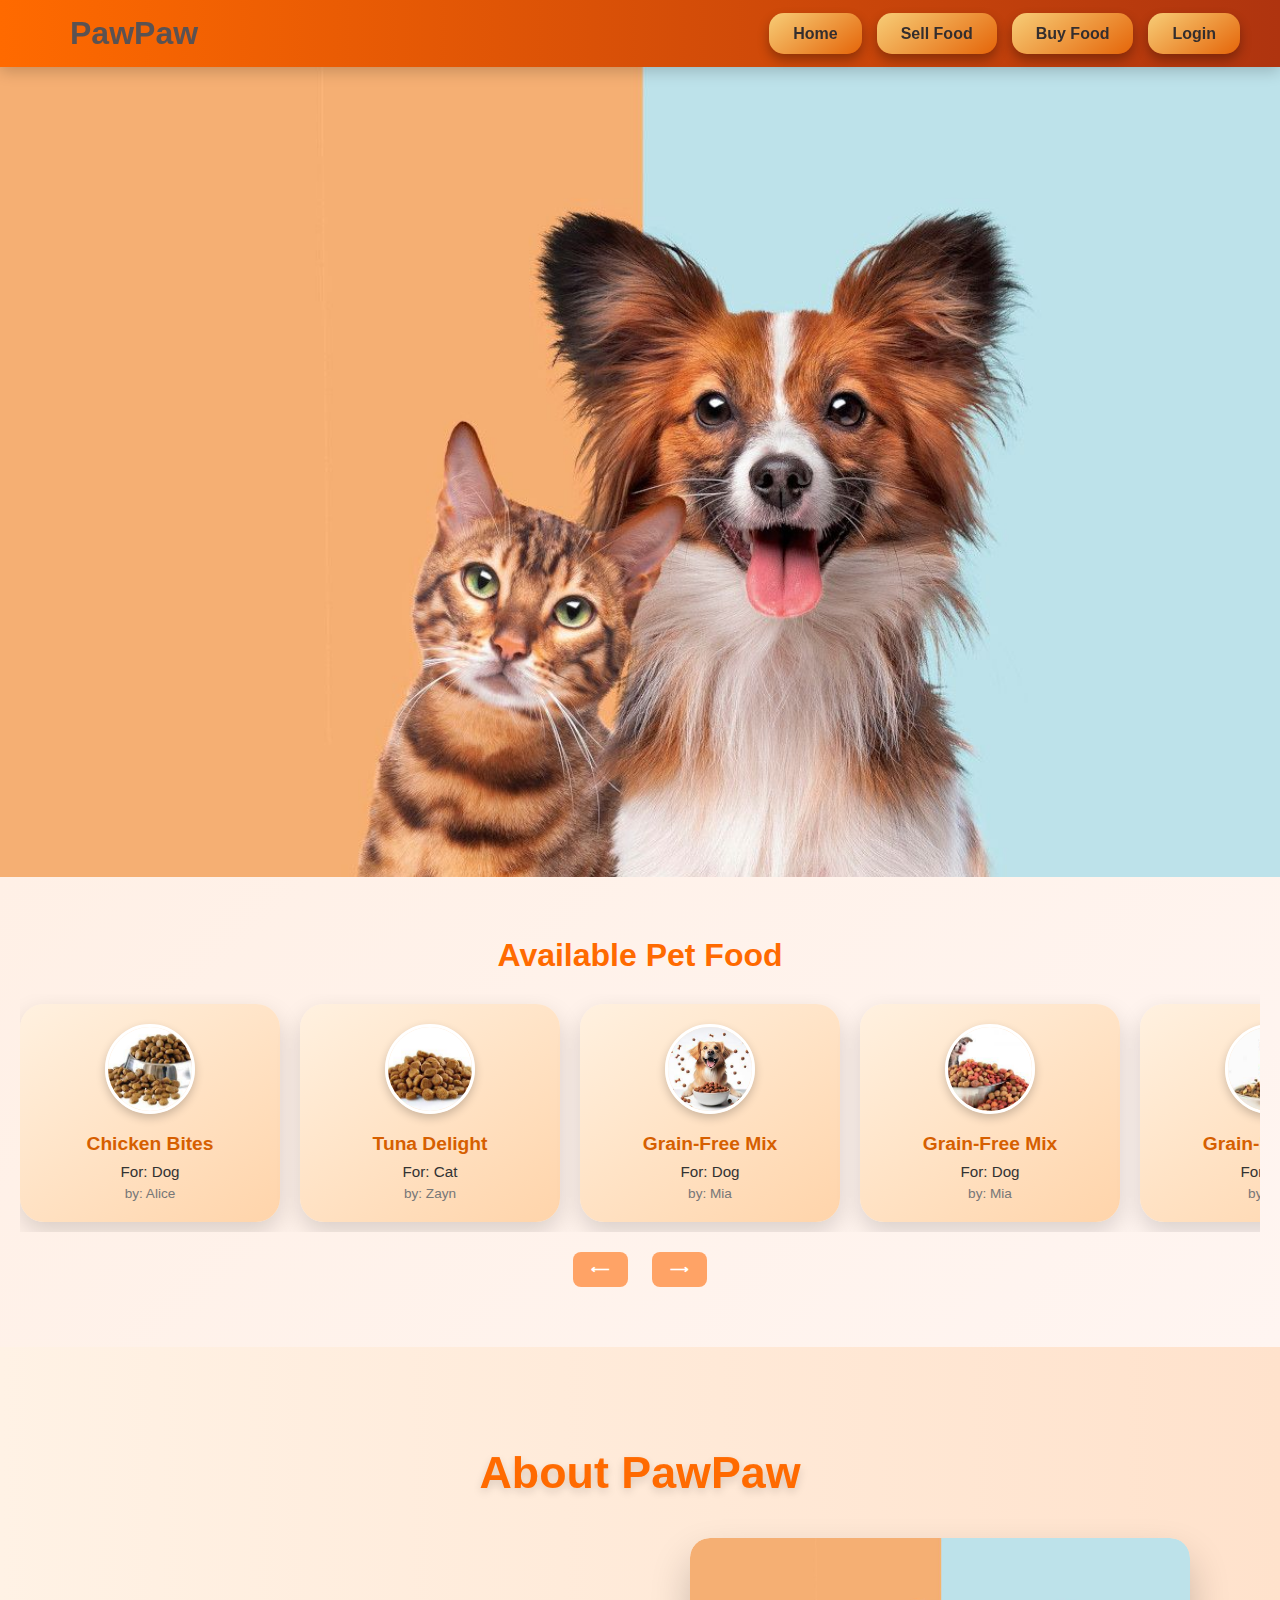
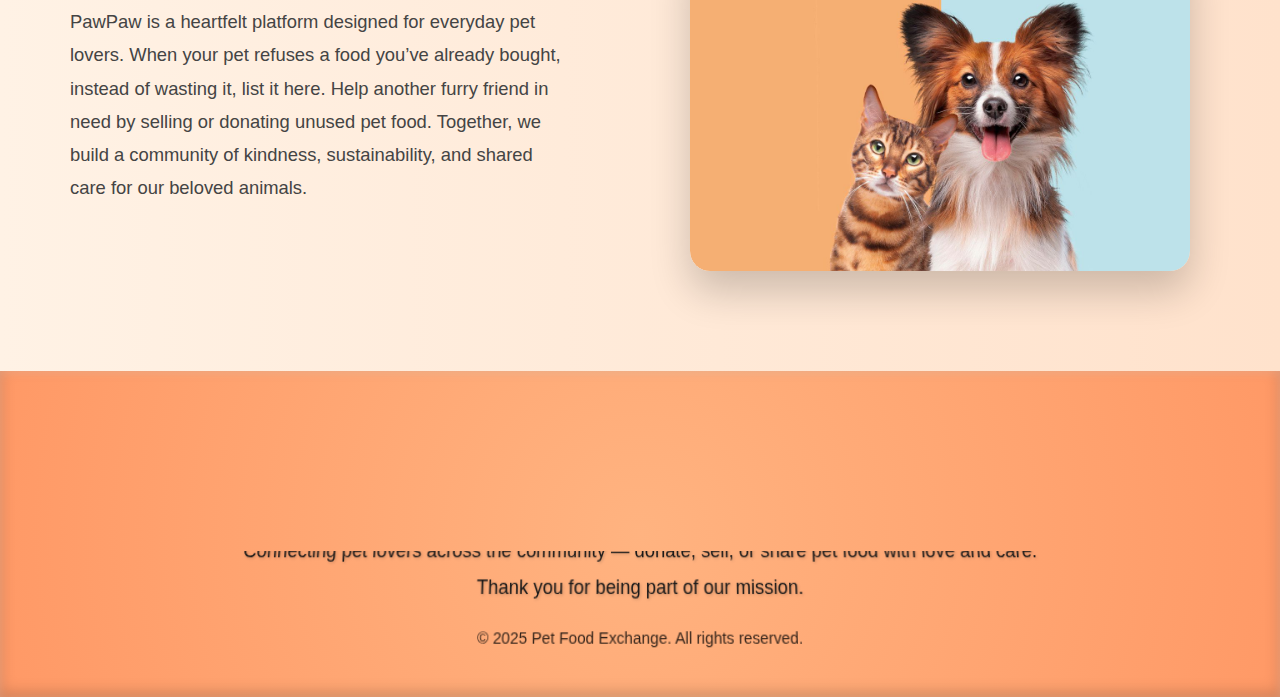
<file: petFood 2/index.html>
<!DOCTYPE html>
<html lang="en">
<head>
  <meta charset="UTF-8">
  <meta name="viewport" content="width=device-width, initial-scale=1.0">
  <title>PawPaw</title>
  <link rel="stylesheet" href="css/style.css">

</head>
<body>
  <script src="js/script.js"></script>

  <!-- Header -->
  <header>
    <div class="logo">PawPaw</div>
    <nav>
      <ul>
        <li><a href="#" class="nav-button">Home</a></li>
        <li><a href="sell.html" class="nav-button">Sell Food</a></li>
        <li><a href="buy.html" class="nav-button">Buy Food</a></li>
        <!-- <li><a href="#donate" class="nav-button">Donate Food</a></li> -->
        <li><a href="sign.html" class="nav-button">Login</a></li>
      </ul>
    </nav>
  </header>


  <!-- Hero Section -->
<section id="hero">
    <div class="hero-bg"></div>
    <div class="hero-content">
      <h2>Don't Waste It. Help Another Pet.</h2>
      <p>Exchange, donate, or sell unused pet food with fellow pet lovers in your area.</p>
      <button onclick="window.location.href='#listings'">Start Browsing</button>
    </div>
  </section>
<!-- food section -->
<section class="food-section">
  <h2 style="text-align:center; margin-bottom:20px; font-size:2rem; color:#ff6a00;">Available Pet Food</h2>
  <div class="carousel-container">
    <div class="carousel" id="carousel">
      <div class="food-card">
        <img src="images/images (1).jpeg" alt="Food 1">
        <h4>Chicken Bites</h4>
        <p>For: Dog</p>
        <small>by: Alice</small>
      </div>
      <div class="food-card">
        <img src="images/images (2).jpeg" alt="Food 2">
        <h4>Tuna Delight</h4>
        <p>For: Cat</p>
        <small>by: Zayn</small>
      </div>
      <div class="food-card">
        <img src="images/images (3).jpeg" alt="Food 3">
        <h4>Grain-Free Mix</h4>
        <p>For: Dog</p>
        <small>by: Mia</small>
      </div>
      <div class="food-card">
        <img src="images/images (4).jpeg" alt="Food 3">
        <h4>Grain-Free Mix</h4>
        <p>For: Dog</p>
        <small>by: Mia</small>
      </div>
      <div class="food-card">
        <img src="images/images (5).jpeg" alt="Food 3">
        <h4>Grain-Free Mix</h4>
        <p>For: Dog</p>
        <small>by: Mia</small>
      </div>
      <div class="food-card">
        <img src="images/images (6).jpeg" alt="Food 3">
        <h4>Grain-Free Mix</h4>
        <p>For: Dog</p>
        <small>by: Mia</small>
      </div>
      <div class="food-card">
        <img src="images/images (7).jpeg" alt="Food 3">
        <h4>Grain-Free Mix</h4>
        <p>For: Dog</p>
        <small>by: Mia</small>
      </div>
      <div class="food-card">
        <img src="images/images.jpeg" alt="Food 3">
        <h4>Grain-Free Mix</h4>
        <p>For: Dog</p>
        <small>by: Mia</small>
      </div>
      <div class="food-card">
        <img src="images/images.png" alt="Food 3">
        <h4>Grain-Free Mix</h4>
        <p>For: Dog</p>
        <small>by: Mia</small>
      </div>
      <div class="food-card">
        <img src="images/photo-1676193866128-03a926df76ef.jpeg" alt="Food 3">
        <h4>Grain-Free Mix</h4>
        <p>For: Dog</p>
        <small>by: Mia</small>
      </div>
      <div class="food-card">
        <img src="images/images (2).jpeg" alt="Food 3">
        <h4>Grain-Free Mix</h4>
        <p>For: Dog</p>
        <small>by: Mia</small>
      </div>
      <div class="food-card">
        <img src="images/images (3).jpeg" alt="Food 3">
        <h4>Grain-Free Mix</h4>
        <p>For: Dog</p>
        <small>by: Mia</small>
      </div>
    </div>
  </div>
 <div class="carousel-controls">
  <button class="left-btn">⟵</button>
  <button class="right-btn">⟶</button>
 </div>



</section>


<!-- about us -->
<section class="about-section" id="about">
  <h2 class="about-heading">About PawPaw</h2>
  <div class="about-content">
    <div class="about-text">
      <p>
        PawPaw is a heartfelt platform designed for everyday pet lovers. When your pet refuses a food you’ve already bought, instead of wasting it, list it here. 
        Help another furry friend in need by selling or donating unused pet food. Together, we build a community of kindness, sustainability, and shared care for our beloved animals.
      </p>
    </div>
    <div class="about-image">
      <img src="images/background.jpg" alt="Pet Food Exchange Image">
    </div>
  </div>
</section>




<!-- Footer -->
<footer class="footer">
  <div class="footer-inner">
    <h2 class="footer-brand">🐾 PawPaw</h2>
    <p class="footer-description">
      Connecting pet lovers across the community — donate, sell, or share pet food with love and care. <br>
      Thank you for being part of our mission.
    </p>
    <p class="footer-copy">&copy; 2025 Pet Food Exchange. All rights reserved.</p>
  </div>
</footer>

</body>
</html>
</file>
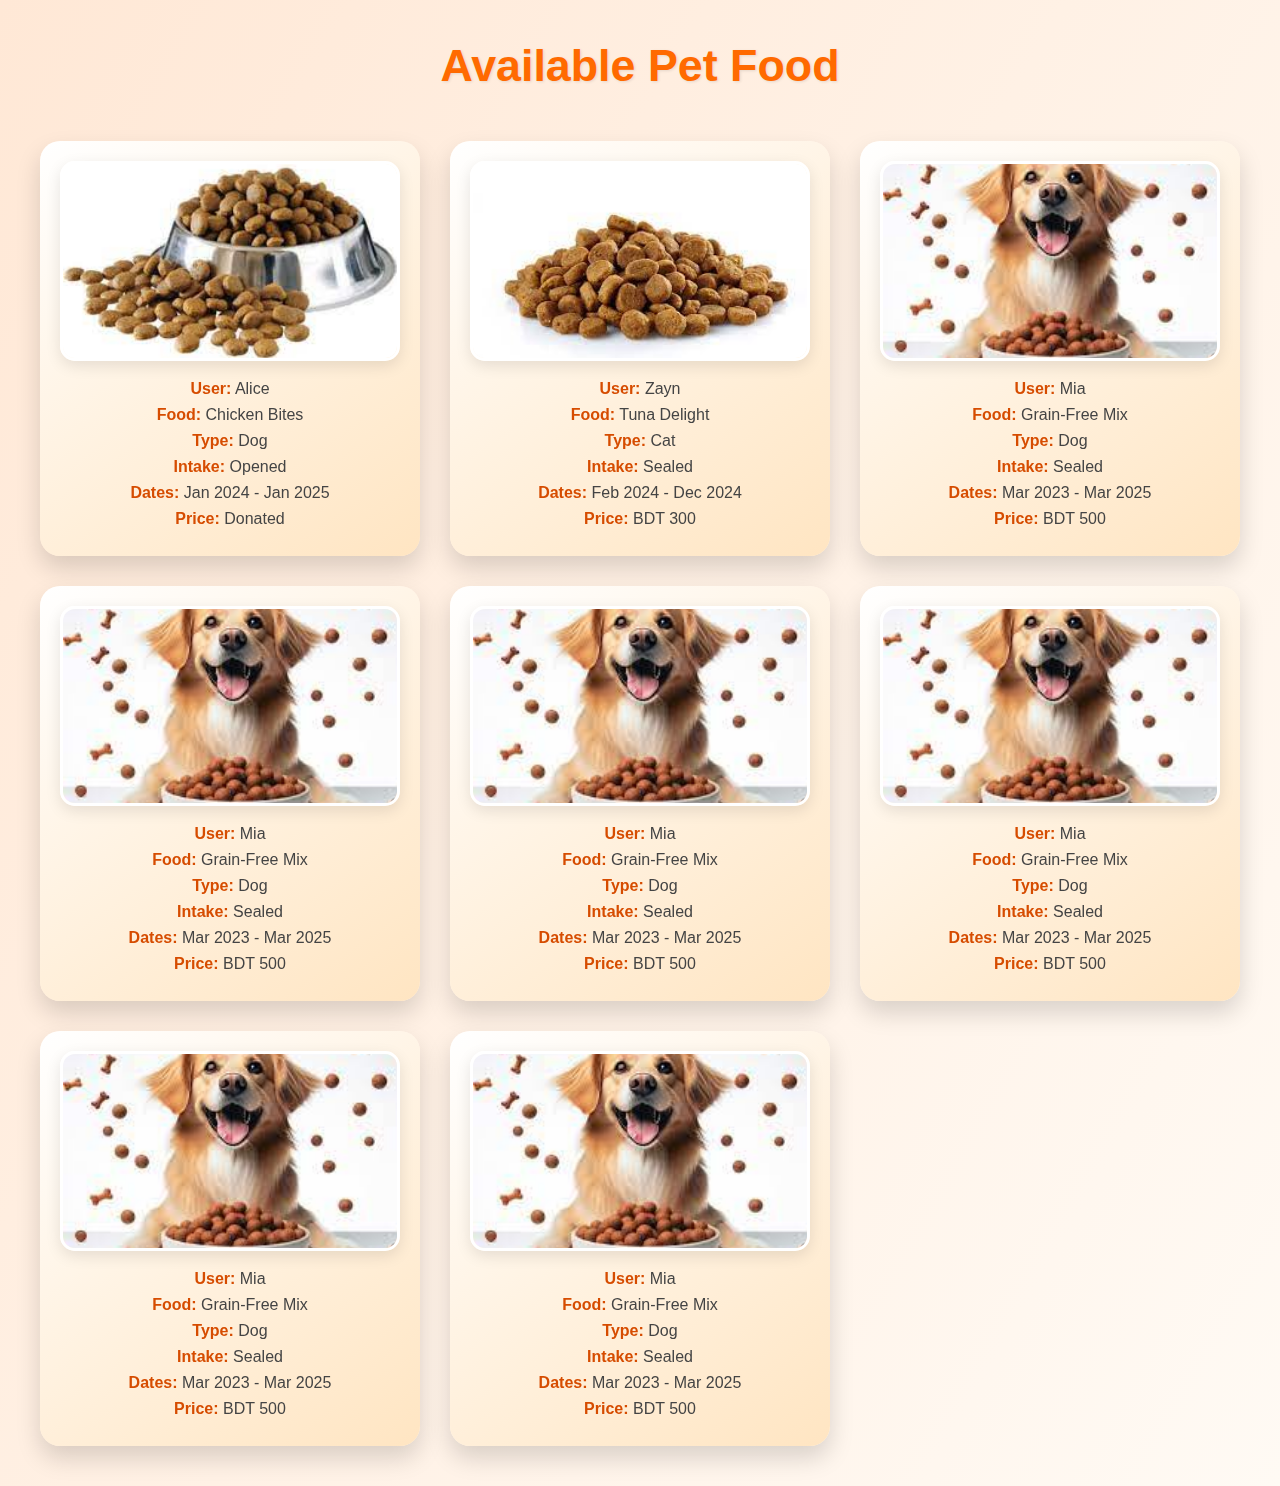
<file: petFood 2/buy.html>
<!DOCTYPE html>
<html lang="en">
<head>
  <meta charset="UTF-8">
  <meta name="viewport" content="width=device-width, initial-scale=1.0">
  <title>Buy</title>
  <link rel="stylesheet" href="css/style.css">
</head>
<body>
  <div id="buy-page">
    <h1>Available Pet Food</h1>
    <div class="buy-grid">
      <div class="food-card">
        <img src="images/images (1).jpeg" alt="Food Image">
        <div class="info"><span class="highlight">User:</span> Alice</div>
        <div class="info"><span class="highlight">Food:</span> Chicken Bites</div>
        <div class="info"><span class="highlight">Type:</span> Dog</div>
        <div class="info"><span class="highlight">Intake:</span> Opened</div>
        <div class="info"><span class="highlight">Dates:</span> Jan 2024 - Jan 2025</div>
        <div class="info"><span class="highlight">Price:</span> Donated</div>
      </div>
      <div class="food-card">
        <img src="images/images (2).jpeg" alt="Food Image">
        <div class="info"><span class="highlight">User:</span> Zayn</div>
        <div class="info"><span class="highlight">Food:</span> Tuna Delight</div>
        <div class="info"><span class="highlight">Type:</span> Cat</div>
        <div class="info"><span class="highlight">Intake:</span> Sealed</div>
        <div class="info"><span class="highlight">Dates:</span> Feb 2024 - Dec 2024</div>
        <div class="info"><span class="highlight">Price:</span> BDT 300</div>
      </div>
      <div class="food-card">
        <img src="images/images (3).jpeg" alt="Food Image">
        <div class="info"><span class="highlight">User:</span> Mia</div>
        <div class="info"><span class="highlight">Food:</span> Grain-Free Mix</div>
        <div class="info"><span class="highlight">Type:</span> Dog</div>
        <div class="info"><span class="highlight">Intake:</span> Sealed</div>
        <div class="info"><span class="highlight">Dates:</span> Mar 2023 - Mar 2025</div>
        <div class="info"><span class="highlight">Price:</span> BDT 500</div>
      </div>
      <div class="food-card">
        <img src="images/images (3).jpeg" alt="Food Image">
        <div class="info"><span class="highlight">User:</span> Mia</div>
        <div class="info"><span class="highlight">Food:</span> Grain-Free Mix</div>
        <div class="info"><span class="highlight">Type:</span> Dog</div>
        <div class="info"><span class="highlight">Intake:</span> Sealed</div>
        <div class="info"><span class="highlight">Dates:</span> Mar 2023 - Mar 2025</div>
        <div class="info"><span class="highlight">Price:</span> BDT 500</div>
      </div>
      <div class="food-card">
        <img src="images/images (3).jpeg" alt="Food Image">
        <div class="info"><span class="highlight">User:</span> Mia</div>
        <div class="info"><span class="highlight">Food:</span> Grain-Free Mix</div>
        <div class="info"><span class="highlight">Type:</span> Dog</div>
        <div class="info"><span class="highlight">Intake:</span> Sealed</div>
        <div class="info"><span class="highlight">Dates:</span> Mar 2023 - Mar 2025</div>
        <div class="info"><span class="highlight">Price:</span> BDT 500</div>
      </div>
      <div class="food-card">
        <img src="images/images (3).jpeg" alt="Food Image">
        <div class="info"><span class="highlight">User:</span> Mia</div>
        <div class="info"><span class="highlight">Food:</span> Grain-Free Mix</div>
        <div class="info"><span class="highlight">Type:</span> Dog</div>
        <div class="info"><span class="highlight">Intake:</span> Sealed</div>
        <div class="info"><span class="highlight">Dates:</span> Mar 2023 - Mar 2025</div>
        <div class="info"><span class="highlight">Price:</span> BDT 500</div>
      </div>
      <div class="food-card">
        <img src="images/images (3).jpeg" alt="Food Image">
        <div class="info"><span class="highlight">User:</span> Mia</div>
        <div class="info"><span class="highlight">Food:</span> Grain-Free Mix</div>
        <div class="info"><span class="highlight">Type:</span> Dog</div>
        <div class="info"><span class="highlight">Intake:</span> Sealed</div>
        <div class="info"><span class="highlight">Dates:</span> Mar 2023 - Mar 2025</div>
        <div class="info"><span class="highlight">Price:</span> BDT 500</div>
      </div>
      <div class="food-card">
        <img src="images/images (3).jpeg" alt="Food Image">
        <div class="info"><span class="highlight">User:</span> Mia</div>
        <div class="info"><span class="highlight">Food:</span> Grain-Free Mix</div>
        <div class="info"><span class="highlight">Type:</span> Dog</div>
        <div class="info"><span class="highlight">Intake:</span> Sealed</div>
        <div class="info"><span class="highlight">Dates:</span> Mar 2023 - Mar 2025</div>
        <div class="info"><span class="highlight">Price:</span> BDT 500</div>
      </div>
    </div>
  </div>
</body>
</html>
</file>
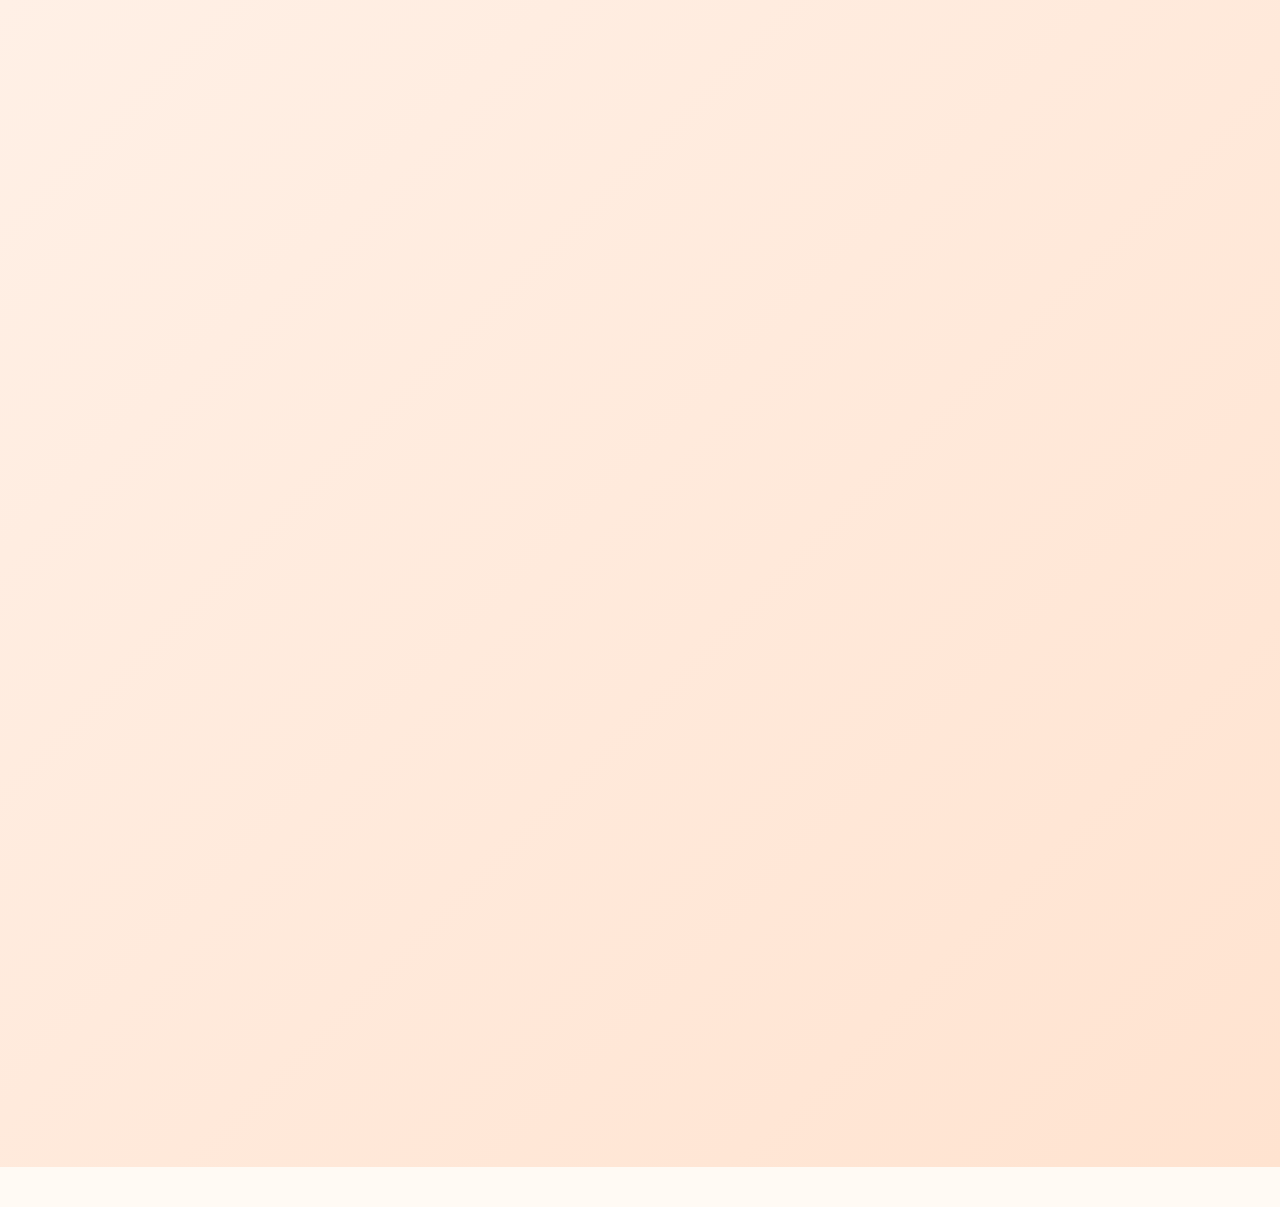
<file: petFood 2/sell.html>
<!DOCTYPE html>
<html lang="en">
<head>
    <meta charset="UTF-8">
    <meta name="viewport" content="width=device-width, initial-scale=1.0">
    <title>Sell</title>
    <link rel="stylesheet" href="css/style.css">

</head>
<body>
  <script src="js/script.js"></script>

  <div class="sell-page">
    <div class="form-container">
      <h2>Sell or Donate Pet Food</h2>
      <form>
        <div class="form-group">
          <label for="username">User Name:</label>
          <input type="text" id="username" name="username" required />
        </div>

        <div class="form-group">
          <label for="phone">Phone No:</label>
          <input type="tel" id="phone" name="phone" required />
        </div>

        <div class="form-group">
          <label for="email">Email:</label>
          <input type="email" id="email" name="email" required />
        </div>

        <div class="form-group">
          <label for="foodname">Food Name:</label>
          <input type="text" id="foodname" name="foodname" required />
        </div>

        <div class="form-group">
          <label for="type">Cat/Dog Food:</label>
          <select id="type" name="type">
            <option value="cat">Cat</option>
            <option value="dog">Dog</option>
          </select>
        </div>

        <div class="form-group">
          <label for="dates">Production & Expiry Date:</label>
          <input type="text" id="dates" name="dates" placeholder="e.g. Jan 2024 - Dec 2025" required />
        </div>

        <div class="form-group">
          <label for="intake">Intake/Open Status:</label>
          <select id="intake" name="intake">
            <option value="sealed">Sealed</option>
            <option value="opened">Opened</option>
          </select>
        </div>

        

        <div class="form-group">
    <label for="action">Sell or Donate:</label>
    <select id="action" name="action" onchange="togglePriceField()">
      <option value="sell">Sell</option>
      <option value="donate">Donate</option>
    </select>
  </div>

  <!-- 💰 Dynamic Price Field -->
  <div class="form-group" id="price-group">
    <label for="price">Price:</label>
    <input type="text" id="price" name="price" placeholder="Enter amount in BDT" />
  </div>

  <div class="form-group">
    <label for="note">Additional Notes (Optional):</label>
    <textarea id="note" name="note" rows="3" placeholder="Anything important..."></textarea>
  </div>

  <button id="sell-submit" type="submit">Submit</button>
      </form>
    </div>
  </div>
</body>

    
</body>
</html>
</file>
<file: petFood 2/css/style.css>
/* navbar */
* {
  box-sizing: border-box;
  margin: 0;
  padding: 0;
  
}

/* GLOBAL BODY */
body {
  font-family: 'Segoe UI', Tahoma, Geneva, Verdana, sans-serif;
  background: #fffaf4;
  color: #333;
  margin: 0;
}

/* NAVBAR */
header {
  background: linear-gradient(90deg, #ff6a00, #af340f);
  padding: 15px 40px;
  display: flex;
  justify-content: space-between;
  align-items: center;
  position: sticky;
  top: 0;
  z-index: 999;
  box-shadow: 0 4px 15px rgba(0, 0, 0, 0.2);
}
.logo {
  display: flex;
  align-items: center;
  font-size: 2rem;
  font-weight: bold;
  color: rgb(90, 82, 82);
  position: relative;
  padding-left: 30px;
}
.logo::before {
  content: "";
  position: absolute;
  width: 60px;
  height: 60px;
  background: url('https://cdn-icons-png.flaticon.com/512/616/616408.png') no-repeat center center/cover;
  animation: pulse 2s infinite;
  left: -35px;
  top: -10px;
}
@keyframes pulse {
  0% { transform: scale(1); opacity: 0.9; }
  50% { transform: scale(1.1); opacity: 1; }
  100% { transform: scale(1); opacity: 0.9; }
}
nav ul {
  list-style: none;
  display: flex;
  gap: 15px;
}
nav a {
  text-decoration: none;
}
.nav-button {
  padding: 12px 24px;
  background: linear-gradient(145deg, #f7cd77, #e56509);
  border-radius: 15px;
  box-shadow: 0 6px 12px rgba(0, 0, 0, 0.3);
  color: rgb(52, 46, 46);
  font-weight: 600;
  font-size: 1rem;
  border: none;
  cursor: pointer;
  transition: all 0.3s ease-in-out;
  transform-style: preserve-3d;
}
.nav-button:hover {
  transform: translateY(-4px) scale(1.05) rotateX(4deg);
  box-shadow: 0 10px 20px rgba(0, 0, 0, 0.4);
  background: linear-gradient(145deg, #d56c4c, #ff6a00);
}

/* HERO SECTION */
#hero {
  position: relative;
  height: 90vh;
  overflow: hidden;
}
.hero-bg {
  position: absolute;
  top: 0;
  left: 0;
  width: 100%;
  height: 100%;
  background: url('../images/background.jpg') no-repeat center center/cover;
  transition: filter 1.2s ease, transform 1.2s ease;
  z-index: 1;
}
#hero:hover .hero-bg {
  filter: blur(8px) brightness(0.85);
  transform: scale(1.05);
}
.hero-content {
  position: relative;
  z-index: 2;
  text-align: center;
  opacity: 0;
  transform: translateY(60px);
  transition: opacity 1.4s ease, transform 1.4s ease;
}
#hero:hover .hero-content {
  opacity: 1;
  transform: translateY(0);
}
.hero-content h2 {
  font-size: 3rem;
  color: #cfc9c9;
  text-shadow: 0 8px 15px rgba(0,0,0,0.6);
  animation: fadeSlide 1.8s ease forwards;
  padding-top: 180px;
}
.hero-content p {
  font-size: 1.4rem;
  color: #ffffff;
  margin: 20px 0;
  text-shadow: 0 2px 6px rgba(0,0,0,0.4);
}
.hero-content button {
  padding: 12px 28px;
  background: linear-gradient(145deg, #d44040, #e77103);
  border: none;
  border-radius: 12px;
  font-weight: bold;
  font-size: 1rem;
  cursor: pointer;
  box-shadow: 0 8px 16px rgba(0,0,0,0.3);
  transition: all 0.3s ease-in-out;
}
.hero-content button:hover {
  transform: scale(1.05);
  background: linear-gradient(145deg, #cd731f, #df3636);
}
@keyframes fadeSlide {
  from { transform: translateY(40px); opacity: 0; }
  to { transform: translateY(0); opacity: 1; }
}

/* food section */
body {
      margin: 0;
      font-family: 'Segoe UI', Tahoma, Geneva, Verdana, sans-serif;
      background: #fffaf4;
      color: #333;
    }
    
    .food-section {
      padding: 60px 20px;
      background: linear-gradient(135deg, #fff0e6, #fff5f1);
      position: relative;
      overflow: hidden;
    }
    .carousel-container {
      position: relative;
      overflow: hidden;
      width: 100%;
    }
    .carousel {
      display: flex;
      transition: transform 0.5s ease-in-out;
      scroll-behavior: smooth;
      overflow-x: auto;
      scroll-snap-type: x mandatory;
    }
    .carousel::-webkit-scrollbar {
      display: none;
    }
    .food-card {
      background: linear-gradient(145deg, #fff1e0, #ffd4aa);
      border-radius: 24px;
      box-shadow: 0 10px 25px rgba(0,0,0,0.15);
      margin: 10px;
      flex: 0 0 260px;
      scroll-snap-align: start;
      text-align: center;
      padding: 20px;
      transition: transform 0.4s, box-shadow 0.4s;
      cursor: pointer;
      position: relative;
    }
    .food-card:hover {
      transform: translateY(-10px) scale(1.03);
      box-shadow: 0 15px 35px rgba(0,0,0,0.3);
    }
    .food-card img {
      width: 90px;
      height: 90px;
      object-fit: cover;
      border-radius: 50%;
      margin-bottom: 15px;
      border: 3px solid #fff;
      box-shadow: 0 4px 10px rgba(0,0,0,0.2);
    }
    .food-card h4 {
      font-size: 1.2rem;
      margin-bottom: 8px;
      color: #d65f00;
    }
    .food-card p {
      font-size: 0.95rem;
      margin-bottom: 4px;
    }
    .food-card small {
      font-size: 0.85rem;
      color: #777;
    }

    .carousel-controls {
      text-align: center;
      margin-top: 20px;
    }
    .carousel-controls button {
      background: #ffa366;
      border: none;
      color: white;
      padding: 10px 18px;
      border-radius: 8px;
      cursor: pointer;
      margin: 0 10px;
      font-weight: bold;
      transition: background 0.3s;
    }
    .carousel-controls button:hover {
      background: #ff6a00;
    }


/* about us */
.about-section {
  background: linear-gradient(to right, #fff2e5, #ffe2cc);
  padding: 100px 20px;
  text-align: center;
  color: #333;
}
.about-heading {
  font-size: 2.8rem;
  margin-bottom: 40px;
  color: #ff6a00;
  text-shadow: 0 4px 10px rgba(0, 0, 0, 0.15);
  transform: rotateX(5deg);
  transition: all 0.5s ease-in-out;
}
.about-heading:hover {
  transform: rotateX(0deg) scale(1.05);
  text-shadow: 0 0 15px #ffa366;
}
.about-content {
  display: flex;
  flex-wrap: wrap;
  justify-content: space-between;
  align-items: center;
  max-width: 1100px;
  margin: auto;
  gap: 100px;
}
.about-text {
  flex: 1;
  text-align: left;
  font-size: 1.15rem;
  color: #444;
  line-height: 1.8;
  transform: translateX(-20px);
  transition: transform 0.8s ease;
}
.about-section:hover .about-text {
  transform: translateX(0);
}
.about-image {
  flex: 1;
  max-width: 500px;
  overflow: hidden;
  border-radius: 20px;
  box-shadow: 0 20px 40px rgba(0, 0, 0, 0.2);
  transition: transform 0.6s ease, filter 0.6s ease;
}
.about-image img {
  width: 100%;
  display: block;
  border-radius: 20px;
  transition: transform 0.6s ease, filter 0.6s ease;
}
.about-image:hover img {
  transform: scale(1.05);
  filter: brightness(1.1) contrast(1.05);
}
@media (max-width: 768px) {
  .about-content {
    flex-direction: column;
    text-align: center;
  }
  .about-text {
    text-align: center;
  }
}


/* footer */

.footer {
  background: radial-gradient(circle, #ffb380, #ff9966);
  padding: 80px 20px 60px;
  display: flex;
  justify-content: center;
  align-items: center;
  text-align: center;
  box-shadow: inset 0 2px 10px rgba(255, 255, 255, 0.2), inset 0 -4px 15px rgba(0, 0, 0, 0.2);
  transform-style: preserve-3d;
  perspective: 1000px;
}
.footer-inner {
  max-width: 900px;
  transform: rotateX(6deg);
  transition: transform 0.6s ease-in-out;
}
.footer:hover .footer-inner {
  transform: rotateX(0deg) scale(1.03);
}
.footer-brand {
  font-size: 2.5rem;
  font-weight: bold;
  color: #d71616;
  margin-bottom: 35px;
  text-shadow: 2px 2px 5px rgba(0,0,0,0.3);
  animation: bounceGlow 3s ease-in-out infinite alternate;
}
@keyframes bounceGlow {
  from {
    transform: translateY(0);
    text-shadow: 0 0 8px #fff, 0 0 16px #863906;
  }
  to {
    transform: translateY(-6px);
    text-shadow: 0 0 12px #fff, 0 0 22px #ae4a07;
  }
}
.footer-description {
  font-size: 1.15rem;
  color: #191818;
  line-height: 1.8;
  margin-bottom: 20px;
  text-shadow: 1px 1px 3px rgba(0,0,0,0.2);
  transition: color 0.5s ease;
}
.footer-description:hover {
  color: #fff;
}
.footer-copy {
  font-size: 0.95rem;
  color: #010101;
  opacity: 0.8;
  transition: opacity 0.3s;
}
.footer-copy:hover {
  opacity: 1;
}

/* sell page  */
* {
  box-sizing: border-box;
  margin: 0;
  padding: 0;
}

body {
  font-family: 'Segoe UI', Tahoma, Geneva, Verdana, sans-serif;
  background: #fffaf4;
  color: #333;
  perspective: 1000px;
}

.sell-page {
  display: flex;
  justify-content: center;
  align-items: center;
  min-height: 100vh;
  background: linear-gradient(135deg, #fff0e6, #ffe3d0);
  animation: bgShift 10s ease-in-out infinite alternate;
}

@keyframes bgShift {
  0% { background-position: left top; }
  100% { background-position: right bottom; }
}

.form-container {
  background: #ffffff;
  padding: 50px 40px;
  border-radius: 25px;
  box-shadow: 0 20px 45px rgba(0, 0, 0, 0.25);
  max-width: 520px;
  width: 100%;
  transform-style: preserve-3d;
  animation: floatUp 1.2s ease forwards;
  transform: rotateX(6deg) translateY(40px);
  opacity: 0;
}

@keyframes floatUp {
  to {
    transform: rotateX(0) translateY(0);
    opacity: 1;
  }
}

.form-container h2 {
  text-align: center;
  margin-bottom: 30px;
  color: #ff6a00;
  text-shadow: 1px 2px 5px rgba(0, 0, 0, 0.15);
  transform: scale(1);
  transition: transform 0.4s ease;
}

.form-container h2:hover {
  transform: scale(1.05) rotateX(5deg);
}

.form-group {
  margin-bottom: 20px;
  transform-style: preserve-3d;
  transition: transform 0.4s ease;
}

.form-group:hover label {
  transform: translateY(-3px);
  opacity: 0.9;
}

.form-group:hover {
  transform: rotateY(2deg);
}

label {
  display: block;
  margin-bottom: 8px;
  font-weight: 600;
  color: #333;
  text-shadow: 0 1px 1px rgba(255, 255, 255, 0.4);
  transform: translateY(0);
  opacity: 1;
  transition: all 0.4s ease;
}

input,
select,
textarea {
  width: 100%;
  padding: 12px;
  border: 2px solid #ddd;
  border-radius: 10px;
  transition: 0.3s;
  font-size: 1rem;
  box-shadow: inset 0 0 8px rgba(0,0,0,0.05);
}

input:focus,
select:focus,
textarea:focus {
  outline: none;

  border-color: #ff6a00;
  box-shadow: 0 0 10px rgba(255, 106, 0, 0.3);
  transform: scale(1.02);
}

#sell-submit {
  width: 100%;
  padding: 14px;
  background: linear-gradient(145deg, #ff6a00, #d64c00);
  color: #fff;
  border: none;
  border-radius: 12px;
  font-size: 1rem;
  font-weight: bold;
  cursor: pointer;
  transition: all 0.4s ease;
  box-shadow: 0 10px 25px rgba(255, 106, 0, 0.4);
  transform: perspective(600px) translateZ(0);
}

#sell-submit:hover {
  transform: perspective(600px) translateZ(15px) scale(1.05);
  box-shadow: 0 15px 30px rgba(255, 106, 0, 0.5);
}


/* foodbyepage */
#buy-page * {
  box-sizing: border-box;
  margin: 0;
  padding: 0;
}

#buy-page {
  font-family: 'Segoe UI', Tahoma, Geneva, Verdana, sans-serif;
  background: linear-gradient(120deg, #ffe8d6, #fffaf4);
  padding: 40px;
  color: #333;
}

#buy-page h1 {
  text-align: center;
  font-size: 2.8rem;
  color: #ff6a00;
  margin-bottom: 50px;
  text-shadow: 1px 1px 3px rgba(0,0,0,0.1);
}

#buy-page .buy-grid {
  display: grid;
  grid-template-columns: repeat(auto-fit, minmax(280px, 1fr));
  gap: 30px;
  animation: fadeIn 1s ease forwards;
}

@keyframes fadeIn {
  from { opacity: 0; transform: translateY(20px); }
  to { opacity: 1; transform: translateY(0); }
}

#buy-page .food-card {
  background: linear-gradient(145deg, #ffffff, #ffe5c2);
  border-radius: 20px;
  box-shadow: 0 12px 25px rgba(0,0,0,0.15);
  padding: 20px;
  transition: all 0.4s ease-in-out;
  transform-style: preserve-3d;
}

#buy-page .food-card:hover {
  transform: translateY(-8px) rotateX(3deg);
  box-shadow: 0 20px 40px rgba(0,0,0,0.25);
}

#buy-page .food-card img {
  width: 100%;
  height: 200px;
  object-fit: cover;
  border-radius: 15px;
  box-shadow: 0 5px 15px rgba(0,0,0,0.1);
  margin-bottom: 15px;
}

#buy-page .info {
  font-size: 1rem;
  margin-bottom: 8px;
  color: #444;
}

#buy-page .highlight {
  color: #d64c00;
  font-weight: bold;
}


/* sign in */

#login-page {
  display: flex;
  flex-direction: column;
  align-items: center;
  justify-content: center;
  min-height: 100vh;
  background: linear-gradient(135deg, #ffe4d9, #fffaf4);
  font-family: 'Segoe UI', Tahoma, Geneva, Verdana, sans-serif;
  padding: 20px;
  color: #333;
}

#login-page .login-toggle {
  display: flex;
  gap: 20px;
  margin-bottom: 30px;
}

#login-page .toggle-btn {
  padding: 12px 28px;
  background: linear-gradient(145deg, #f7cd77, #e56509);
  border: none;
  border-radius: 12px;
  color: #2b2b2b;
  font-weight: bold;
  font-size: 1rem;
  cursor: pointer;
  transition: all 0.3s ease;
  box-shadow: 0 6px 14px rgba(0,0,0,0.2);
}

#login-page .toggle-btn:hover {
  background: linear-gradient(145deg, #d65f00, #ff9c33);
  transform: scale(1.05);
}

#login-page .form-wrapper {
  width: 100%;
  max-width: 450px;
  background: #fff;
  padding: 40px;
  border-radius: 20px;
  box-shadow: 0 15px 30px rgba(0, 0, 0, 0.15);
  animation: fadeInPop 0.8s ease forwards;
  transform: translateY(20px);
  opacity: 0;
}

@keyframes fadeInPop {
  to {
    opacity: 1;
    transform: translateY(0);
  }
}

#login-page .form-wrapper h2 {
  text-align: center;
  color: #ff6a00;
  margin-bottom: 25px;
  text-shadow: 1px 2px 5px rgba(0, 0, 0, 0.1);
}

#login-page .form-group {
  margin-bottom: 20px;
}

#login-page label {
  display: block;
  margin-bottom: 8px;
  font-weight: 600;
  color: #444;
}

#login-page input {
  width: 100%;
  padding: 12px;
  border: 2px solid #ddd;
  border-radius: 10px;
  transition: all 0.3s ease;
  font-size: 1rem;
}

#login-page input:focus {
  border-color: #ff6a00;
  box-shadow: 0 0 10px rgba(255, 106, 0, 0.2);
}

#login-page .submit-btn {
  width: 100%;
  padding: 14px;
  background: linear-gradient(145deg, #ff6a00, #d64c00);
  color: #fff;
  border: none;
  border-radius: 12px;
  font-size: 1rem;
  font-weight: bold;
  cursor: pointer;
  transition: all 0.3s ease;
  box-shadow: 0 10px 20px rgba(255, 106, 0, 0.3);
}

#login-page .submit-btn:hover {
  transform: scale(1.03);
  box-shadow: 0 15px 25px rgba(255, 106, 0, 0.4);
}
</file>
